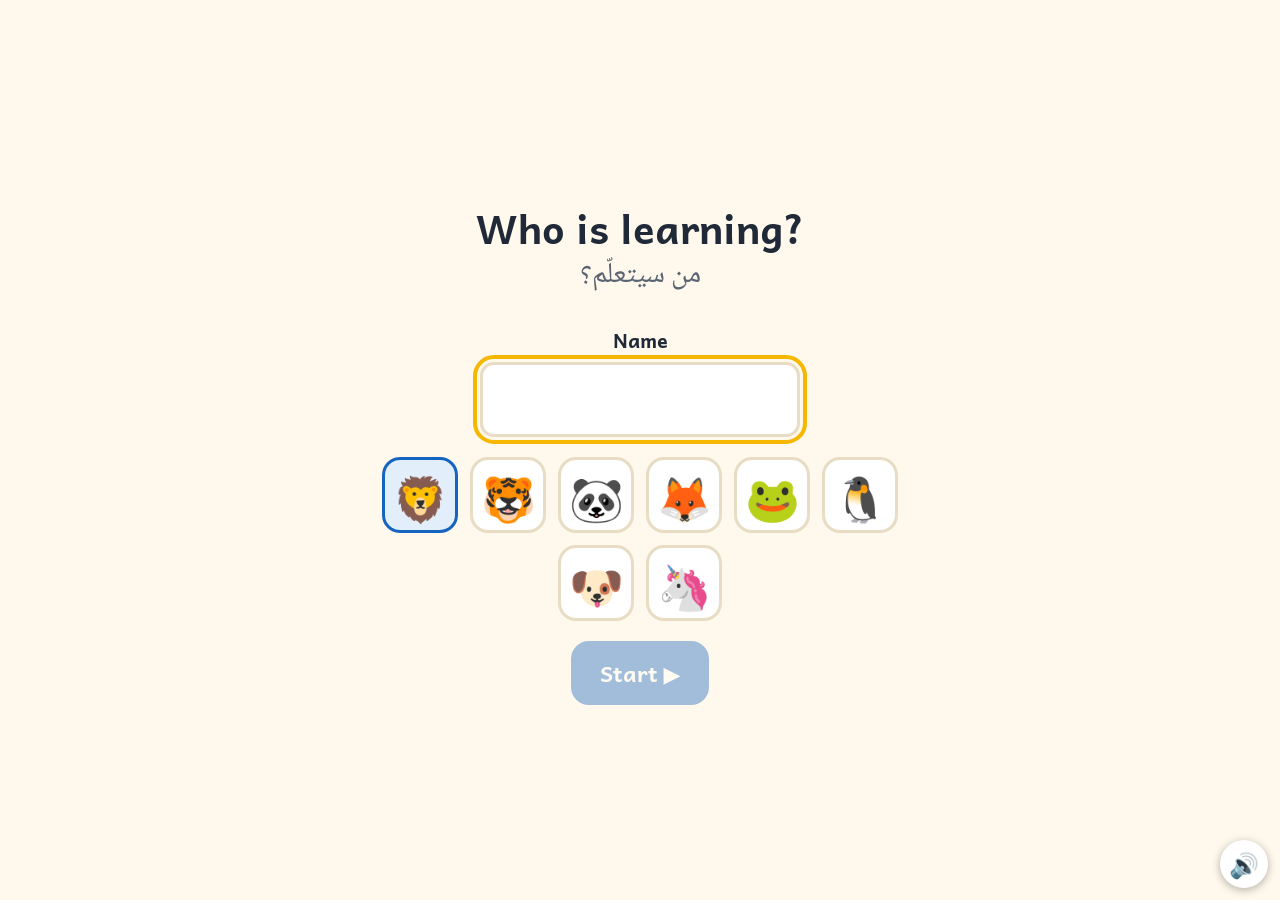
<file: index.html>
<!doctype html>
<html lang="en">
  <head>
    <meta charset="UTF-8" />
    <meta name="viewport" content="width=device-width, initial-scale=1, viewport-fit=cover, user-scalable=no" />
    <meta name="theme-color" content="#1565C0" />
    <meta name="mobile-web-app-capable" content="yes" />
    <link rel="icon" href="/favicon.svg" type="image/svg+xml" />
    <link rel="apple-touch-icon" href="/icon-192.png" />
    <title>Look 1 Practice</title>
    <script src="/voice.js" defer></script>
    <script type="module" crossorigin src="/assets/index-cN7FlXyI.js"></script>
    <link rel="stylesheet" crossorigin href="/assets/index-kgvT4VDA.css">
  <link rel="manifest" href="/manifest.webmanifest"><script src="/sync.js" defer></script></head>
  <body>
    <div id="root"></div>
  </body>
</html>
</file>
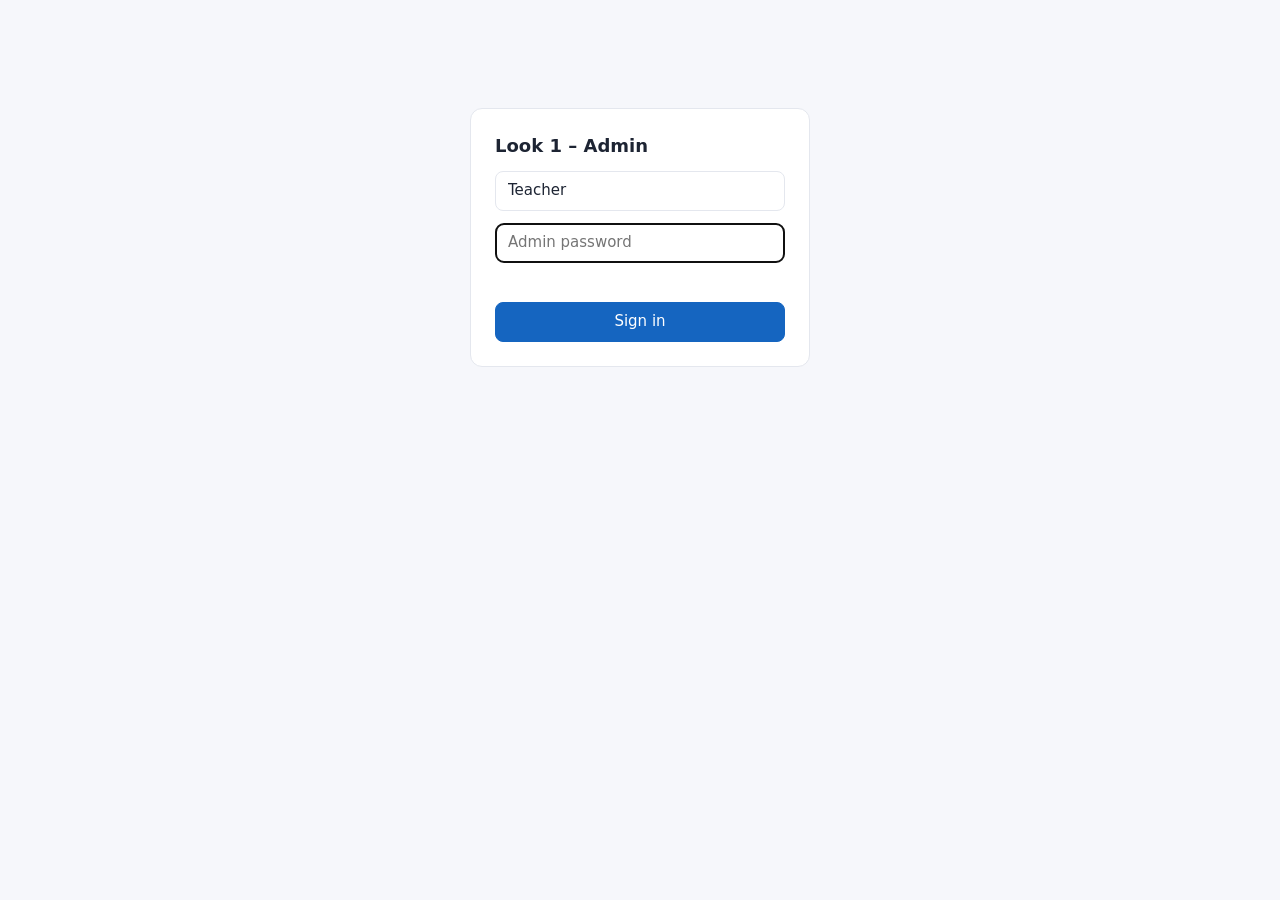
<file: admin.html>
<!doctype html>
<html lang="en">
<head>
<meta charset="UTF-8">
<meta name="viewport" content="width=device-width, initial-scale=1">
<meta name="robots" content="noindex, nofollow">
<title>Look 1 – Admin</title>
<style>
:root{--bg:#f6f7fb;--card:#fff;--ink:#1d2433;--mute:#667085;--line:#e4e7ee;--brand:#1565C0}
@media(prefers-color-scheme:dark){:root{--bg:#10141c;--card:#1a2030;--ink:#e8ecf4;--mute:#97a0b3;--line:#2a3247;--brand:#6aa7ff}}
*{box-sizing:border-box}[hidden]{display:none!important}body{margin:0;font:15px/1.45 system-ui,sans-serif;background:var(--bg);color:var(--ink)}
header{display:flex;gap:12px;align-items:center;justify-content:space-between;padding:14px 20px;background:var(--card);border-bottom:1px solid var(--line);flex-wrap:wrap}
h1{font-size:18px;margin:0}main{max-width:1100px;margin:0 auto;padding:20px}
.stats{display:grid;grid-template-columns:repeat(auto-fit,minmax(150px,1fr));gap:12px;margin-bottom:16px}
.stat{background:var(--card);border:1px solid var(--line);border-radius:10px;padding:12px 14px}.stat b{display:block;font-size:24px}.stat span{color:var(--mute);font-size:13px}
.bar{display:flex;gap:8px;margin-bottom:12px;flex-wrap:wrap}
input,button{font:inherit;padding:8px 12px;border-radius:8px;border:1px solid var(--line);background:var(--card);color:var(--ink)}
input{flex:1;min-width:180px}button{cursor:pointer}button.p{background:var(--brand);border-color:var(--brand);color:#fff}button.d{color:#c62828}
.wrap{background:var(--card);border:1px solid var(--line);border-radius:10px;overflow-x:auto}
table{width:100%;border-collapse:collapse}th,td{padding:10px 12px;text-align:start;border-bottom:1px solid var(--line);white-space:nowrap}
th{color:var(--mute);font-size:12px;text-transform:uppercase;cursor:pointer}tr.r{cursor:pointer}tr.r:hover{background:var(--bg)}
.det{white-space:normal;background:var(--bg)}.det h3{margin:6px 0;font-size:14px}.grid{display:grid;grid-template-columns:repeat(auto-fit,minmax(300px,1fr));gap:16px}
.det table td,.det table th{padding:4px 8px;font-size:13px}.mute{color:var(--mute)}.av{font-size:20px;margin-inline-end:6px}
#login{max-width:340px;margin:12vh auto;background:var(--card);border:1px solid var(--line);border-radius:12px;padding:24px;display:grid;gap:12px}
#err{color:#c62828;min-height:1.2em;font-size:13px}
</style>
</head>
<body>
<div id="login" hidden>
  <h1>Look 1 – Admin</h1>
  <input id="us" placeholder="Username" autocomplete="username" value="Teacher">
  <input id="pw" type="password" placeholder="Admin password" autocomplete="current-password">
  <div id="err"></div>
  <button class="p" id="go">Sign in</button>
</div>
<div id="app" hidden>
  <header><h1>Look 1 – Learner activity</h1>
    <div class="bar" style="margin:0"><button id="ref">Refresh</button><button id="csv">Export CSV</button><button id="out">Sign out</button></div>
  </header>
  <main>
    <div class="stats" id="stats"></div>
    <div class="bar"><input id="q" placeholder="Search by name…"></div>
    <div class="wrap"><table><thead><tr>
      <th data-k="name">Learner</th><th data-k="stars">Stars</th><th data-k="done">Activities done</th><th data-k="acc">Accuracy</th><th data-k="last_sync">Last synced</th><th data-k="first_seen">First seen</th>
    </tr></thead><tbody id="rows"></tbody></table></div>
    <p class="mute" id="empty" hidden>No learners yet. Data appears here after a device opens the app while online.</p>
  </main>
</div>
<script>
const $ = s => document.querySelector(s);
const esc = s => String(s ?? '').replace(/[&<>"']/g, c => ({'&':'&amp;','<':'&lt;','>':'&gt;','"':'&quot;',"'":'&#39;'}[c]));
const fmt = t => t ? new Date(t).toLocaleString([], {dateStyle:'medium', timeStyle:'short'}) : '–';
let T = sessionStorage.getItem('t') || '', U = sessionStorage.getItem('u') || '', rows = [], sort = {k:'last_sync', d:-1}, open = null;
const api = (p, o = {}) => fetch(p, {...o, headers:{authorization:'Bearer ' + T, 'x-admin-user':U}});
const acc = r => (r.correct + r.wrong) ? Math.round(100 * r.correct / (r.correct + r.wrong)) : null;

function show(login){ $('#login').hidden = !login; $('#app').hidden = login; if (login) $('#pw').focus(); }
async function load(){
  try{
    const r = await api('/api/admin/learners');
    if (r.status === 401){ sessionStorage.removeItem('t'); show(true); return false; }
    if (!r.ok) throw new Error((await r.json()).error || r.status);
    rows = (await r.json()).learners; show(false); render(); return true;
  }catch(e){ $('#err').textContent = 'Error: ' + e.message; show(true); return false; }
}
$('#go').onclick = async () => {
  T = $('#pw').value; U = $('#us').value.trim(); $('#err').textContent = '';
  if (await load()) { sessionStorage.setItem('t', T); sessionStorage.setItem('u', U); $('#pw').value = ''; } else if (!$('#err').textContent) $('#err').textContent = 'Wrong username or password';
};
$('#pw').addEventListener('keydown', e => { if (e.key === 'Enter') $('#go').click(); });
$('#ref').onclick = load;
$('#out').onclick = () => { sessionStorage.removeItem('t'); T = ''; show(true); };
$('#q').oninput = render;
document.querySelectorAll('th').forEach(th => th.onclick = () => { const k = th.dataset.k; sort = {k, d: sort.k === k ? -sort.d : -1}; render(); });

function render(){
  const week = Date.now() - 7 * 864e5;
  const tot = rows.reduce((s, r) => s + r.stars, 0);
  $('#stats').innerHTML = [['Learners', rows.length], ['Active last 7 days', rows.filter(r => r.last_sync > week).length], ['Total stars', tot], ['Activities completed', rows.reduce((s, r) => s + r.done, 0)]]
    .map(([l, v]) => `<div class="stat"><b>${v}</b><span>${l}</span></div>`).join('');
  const q = $('#q').value.trim().toLowerCase();
  const list = rows.filter(r => !q || r.name.toLowerCase().includes(q))
    .sort((a, b) => { const x = sort.k === 'acc' ? (acc(a) ?? -1) : a[sort.k], y = sort.k === 'acc' ? (acc(b) ?? -1) : b[sort.k]; return (x > y ? 1 : x < y ? -1 : 0) * sort.d; });
  $('#empty').hidden = list.length > 0;
  $('#rows').innerHTML = list.map(r => {
    const a = acc(r);
    return `<tr class="r" data-id="${esc(r.id)}"><td><span class="av">${esc(r.avatar)}</span>${esc(r.name) || '<i class="mute">unnamed</i>'}</td><td>⭐ ${r.stars}</td><td>${r.done}</td><td>${a === null ? '–' : a + '%'}</td><td>${fmt(r.last_sync)}</td><td>${fmt(r.first_seen)}</td></tr>` +
      (open === r.id ? `<tr><td class="det" colspan="6">${detail(r)}</td></tr>` : '');
  }).join('');
  document.querySelectorAll('tr.r').forEach(tr => tr.onclick = () => { open = open === tr.dataset.id ? null : tr.dataset.id; render(); });
  document.querySelectorAll('[data-del]').forEach(b => b.onclick = async e => {
    e.stopPropagation();
    if (!confirm('Delete this learner’s data from the server? (Their device keeps its own copy, but it will not be synced again.)')) return;
    await api('/api/admin/learners/' + encodeURIComponent(b.dataset.del), {method:'DELETE'}); open = null; load();
  });
}
function detail(r){
  const prog = [...r.progress].sort((a, b) => (a[0] + a[1] + a[2]).localeCompare(b[0] + b[1] + b[2]));
  const hard = r.items.filter(i => i[3] > 0).sort((a, b) => b[3] - a[3]).slice(0, 10);
  return `<div class="grid"><div><h3>Progress by activity</h3><table><tr><th>Unit</th><th>Section</th><th>Activity</th><th>Stars</th><th>Tries</th></tr>` +
    (prog.map(p => `<tr><td>${esc(p[0])}</td><td>${esc(p[1])}</td><td>${esc(p[2])}</td><td>${'⭐'.repeat(p[3]) || '–'}</td><td>${p[4]}</td></tr>`).join('') || '<tr><td colspan="5" class="mute">Nothing completed yet</td></tr>') +
    `</table></div><div><h3>Most-missed items</h3><table><tr><th>Item</th><th>Wrong</th><th>Right</th></tr>` +
    (hard.map(i => `<tr><td>${esc(i[0])}</td><td>${i[3]}</td><td>${i[2]}</td></tr>`).join('') || '<tr><td colspan="3" class="mute">None</td></tr>') +
    `</table><p><button class="d" data-del="${esc(r.id)}">Delete learner data</button></p></div></div>`;
}
$('#csv').onclick = () => {
  const q = v => '"' + String(v ?? '').replace(/"/g, '""') + '"';
  const out = [['name', 'stars', 'activities_done', 'correct', 'wrong', 'accuracy_pct', 'first_seen', 'last_synced'].join(',')]
    .concat(rows.map(r => [r.name, r.stars, r.done, r.correct, r.wrong, acc(r) ?? '', fmt(r.first_seen), fmt(r.last_sync)].map(q).join(',')));
  const a = document.createElement('a');
  a.href = URL.createObjectURL(new Blob(['\ufeff' + out.join('\n')], {type:'text/csv'}));
  a.download = 'look1-learners.csv'; a.click();
};
T ? load() : show(true);
</script>
</body>
</html>
</file>
<file: assets/index-kgvT4VDA.css>
@font-face{font-family:Andika;font-style:normal;font-display:swap;font-weight:400;src:url(/assets/andika-latin-400-normal-BTFTIZb-.woff2)format("woff2"),url(/assets/andika-latin-400-normal-BK42By1L.woff)format("woff")}@font-face{font-family:Andika;font-style:normal;font-display:swap;font-weight:700;src:url(/assets/andika-latin-700-normal-Dk95f5lc.woff2)format("woff2"),url(/assets/andika-latin-700-normal-CAUSQC6x.woff)format("woff")}@font-face{font-family:Noto Naskh Arabic;font-style:normal;font-display:swap;font-weight:400;src:url(/assets/noto-naskh-arabic-arabic-400-normal-U_i0HMfG.woff2)format("woff2"),url(/assets/noto-naskh-arabic-arabic-400-normal-1AoZhAAW.woff)format("woff")}@font-face{font-family:Noto Naskh Arabic;font-style:normal;font-display:swap;font-weight:700;src:url(/assets/noto-naskh-arabic-arabic-700-normal-BdBAMxnO.woff2)format("woff2"),url(/assets/noto-naskh-arabic-arabic-700-normal-fm10sHOa.woff)format("woff")}:root{--bg:#fff8ec;--ink:#1f2937;--muted:#5b6472;--card:#fff;--line:#e8dcc4;--good:#1b7f45;--good-bg:#dff5e7;--try:#8a4b00;--try-bg:#ffe9c2;--star:#f5b700;--c:#1565c0;--tint:#e3eefb;--r:20px;--shadow:0 4px 0 #1f29371f, 0 8px 18px #1f293714;color:var(--ink);font-family:Andika,system-ui,sans-serif}*{box-sizing:border-box;-webkit-tap-highlight-color:transparent}html,body,#root{background:var(--bg);height:100%;margin:0}body{overscroll-behavior:none;-webkit-user-select:none;user-select:none}button{font:inherit;color:inherit;cursor:pointer;touch-action:manipulation;background:0 0;border:0}button:disabled{cursor:default}:focus-visible{outline-offset:3px;outline:4px solid #f5b700}.sec-vocabulary{--c:#1565c0;--tint:#e3eefb}.sec-phonics{--c:#b94e00;--tint:#fdebdd}.sec-grammar{--c:#1b7f45;--tint:#dff5e7}.sec-writing{--c:#6a3db8;--tint:#eee5fa}.screen{min-height:100%;padding:max(16px, env(safe-area-inset-top)) max(24px, env(safe-area-inset-right)) max(16px, env(safe-area-inset-bottom)) max(24px, env(safe-area-inset-left));flex-direction:column;gap:16px;max-width:1180px;margin:0 auto;display:flex}.loading{justify-content:center;align-items:center;font-size:48px}.bil{flex-direction:column;align-items:center;line-height:1.2;display:inline-flex}.bil .ar{color:var(--muted);font-family:Noto Naskh Arabic,serif;font-size:.72em;font-weight:400;line-height:1.7}.btn .bil .ar,.tile-sec .bil .ar{color:inherit;opacity:.9}.ar-secondary{color:var(--muted);font-family:Noto Naskh Arabic,serif;font-size:26px}.row{flex-wrap:wrap;justify-content:center;align-items:center;gap:16px;display:flex}.tag{background:var(--tint);color:var(--c);border-radius:999px;padding:4px 12px;font-size:14px;font-weight:700}.tag.page{color:var(--muted);background:#f1ece0;font-weight:400}.tag.reading{color:#8a3b00;background:#fdebdd}.btn{border:3px solid var(--c);min-width:64px;min-height:64px;color:var(--c);box-shadow:var(--shadow);background:#fff;border-radius:18px;justify-content:center;align-items:center;gap:8px;padding:10px 26px;font-size:22px;font-weight:700;display:inline-flex}.btn.primary{background:var(--c);color:#fff}.btn.round{border-radius:50%;width:64px;padding:0}.btn.xl{min-height:80px;padding:14px 40px;font-size:28px}.btn:disabled{opacity:.4;box-shadow:none}.btn:active:not(:disabled){transform:translateY(2px)}.stars-chip{color:#7a5600;background:#fff1bf;border-radius:999px;padding:8px 18px;font-size:22px;font-weight:700}.stars-chip.big{font-size:28px}.topbar{grid-template-columns:80px 1fr auto;align-items:center;gap:12px;display:grid}.topbar h1{text-align:center;color:var(--c);margin:0;font-size:30px}.topbar .right{justify-content:flex-end;align-items:center;gap:10px;display:flex}.topbar .spacer{width:64px}.profiles{text-align:center;justify-content:center;align-items:center}.profiles h1{margin:0 0 8px;font-size:40px}.profile-grid{flex-wrap:wrap;justify-content:center;gap:20px;display:flex}.profile-card{border-radius:var(--r);width:180px;box-shadow:var(--shadow);border:3px solid var(--line);background:#fff;flex-direction:column;align-items:center;gap:8px;padding:20px;display:flex}.avatar{font-size:72px;line-height:1}.avatar.sm{font-size:44px}.pname{font-size:22px;font-weight:700}.new-profile{flex-direction:column;align-items:center;gap:20px;display:flex}.field{flex-direction:column;gap:6px;font-size:20px;font-weight:700;display:flex}.field input{font:inherit;border:3px solid var(--line);text-align:center;-webkit-user-select:text;user-select:text;border-radius:14px;width:320px;padding:12px 16px;font-size:28px}.avatar-pick{flex-wrap:wrap;justify-content:center;gap:12px;max-width:520px;display:flex}.avatar-opt{border:3px solid var(--line);background:#fff;border-radius:18px;width:76px;height:76px;font-size:44px}.avatar-opt.sel{border-color:var(--c);background:var(--tint)}.home-top{justify-content:space-between;align-items:center;display:flex}.me{box-shadow:var(--shadow);background:#fff;border-radius:999px;align-items:center;gap:12px;padding:8px 20px 8px 10px;display:flex}.unit-cards{flex:1;grid-template-columns:repeat(4,1fr);align-content:center;gap:18px;display:grid}.unit-card{box-shadow:var(--shadow);border:3px solid var(--line);background:#fff;border-radius:24px;flex-direction:column;justify-content:center;align-items:center;gap:8px;min-height:280px;padding:16px;display:flex}.unit-card:not(.locked){border-color:var(--c)}.unit-card.locked{opacity:.62}.unit-num{color:var(--c);font-size:20px;font-weight:700}.unit-title{text-align:center;font-size:22px;font-weight:700}.unit-prog{align-items:center;gap:8px;font-weight:700;display:flex}.soon{color:var(--muted);align-items:center;gap:8px;font-size:18px;display:inline-flex}.btn.xl small{opacity:.85;font-size:18px}.ring{flex:none;position:relative}.ring svg{display:block}.ring-bg{fill:none;stroke:#e9e2d0;stroke-width:8px}.ring-fg{fill:none;stroke:var(--c);stroke-width:8px;stroke-linecap:round;transition:stroke-dasharray .5s}.ring-in{place-items:center;display:grid;position:absolute;inset:0}.tiles{flex:1;grid-template-columns:repeat(2,1fr);align-content:center;gap:22px;display:grid}.tile-sec{background:var(--c);color:#fff;box-shadow:var(--shadow);border-radius:28px;flex-direction:column;justify-content:center;align-items:center;gap:10px;min-height:230px;padding:18px;display:flex}.tile-sec .ring{background:#fff;border-radius:50%}.tile-sec .sec-name{font-size:34px}.tile-sec .sec-name .en{font-weight:700}.tile-sec .sec-sub{opacity:.9;font-size:15px}.sec-icon{font-size:48px}.activity-list{flex-direction:column;align-items:stretch;gap:18px;width:100%;max-width:720px;margin:20px auto;display:flex}.activity-btn{border:4px solid var(--c);box-shadow:var(--shadow);text-align:left;background:#fff;border-radius:24px;grid-template-columns:52px 64px 1fr auto;align-items:center;gap:14px;min-height:100px;padding:14px 22px;font-size:26px;font-weight:700;display:grid}.activity-btn .bil{align-items:flex-start}.step{background:var(--c);color:#fff;border-radius:50%;place-items:center;width:44px;height:44px;font-size:22px;display:grid}.a-icon{font-size:42px}.a-status{color:var(--good);font-size:20px}.starrow span{color:#d9cfb8;font-size:24px}.starrow span.on{color:var(--star)}.activity-body{flex-direction:column;flex:1;display:flex}.instruction{text-align:center;color:var(--c);margin:0;font-size:26px;font-weight:700}.nav-row{justify-content:space-between;align-items:center;margin-top:auto;padding-top:12px;display:flex}.count{color:var(--muted);font-size:22px}.vocab-card,.phonics-card,.grammar-card{flex-direction:column;flex:1;display:flex}.vc-body,.pc-body,.gc-body{box-shadow:var(--shadow);border:4px solid var(--tint);background:#fff;border-radius:28px;flex-direction:column;flex:1;justify-content:center;align-items:center;gap:8px;padding:16px;display:flex}.vc-word{letter-spacing:2px;border-radius:20px;min-height:100px;padding:0 24px;font-size:84px;font-weight:700}.vc-word span{transition:color .15s,transform .15s;display:inline-block}.vc-word .lit{color:var(--c);transform:scale(1.25)}.big-letters{color:var(--c);gap:28px;font-size:130px;font-weight:700;line-height:1;display:flex}.keyword{font-size:64px;font-weight:700}.keyword .first{color:#c62828}.bubble{background:var(--tint);border-radius:28px;padding:10px 28px;font-size:38px;font-weight:700}.bubble.a{border:4px solid var(--c);background:#fff}.bubble .pattern{color:var(--c)}.pairmatch{flex-direction:column;flex:1;justify-content:center;gap:16px;display:flex}.pm-row{flex-wrap:wrap;justify-content:center;gap:18px;display:flex}.pm-card{border:4px solid var(--line);box-shadow:var(--shadow);background:#fff;border-radius:22px;place-items:center;min-width:170px;min-height:140px;padding:10px 18px;font-size:36px;font-weight:700;display:grid}.pm-card.word{min-height:90px}.pm-card.sel{border-color:var(--c);background:var(--tint);transform:translateY(-4px)}.pm-card.ok{border-color:var(--good);background:var(--good-bg);opacity:.8}.letter-big{color:var(--c);font-size:64px;font-weight:700}.progress-dots{justify-content:center;gap:8px;margin:0;display:flex}.progress-dots i{background:#e0d6bd;border-radius:50%;width:14px;height:14px}.progress-dots i.on{background:var(--c)}.feedback{text-align:center;border-radius:16px;justify-content:center;align-items:center;min-height:64px;padding:6px 16px;font-size:26px;font-weight:700;display:flex}.feedback.good{background:var(--good-bg);color:var(--good)}.feedback.try{background:var(--try-bg);color:var(--try)}.feedback .ar{color:inherit}.missing{flex-direction:column;flex:1;justify-content:center;align-items:center;gap:12px;display:flex}.word-blank{align-items:center;font-size:96px;font-weight:700;display:flex}.slot{border:4px dashed var(--c);width:100px;height:112px;color:var(--c);border-radius:18px;place-items:center;margin-right:6px;display:inline-grid}.slot.filled{background:var(--good-bg);color:var(--good);border-style:solid}.choices{gap:28px;display:flex}.btn.choice{min-width:130px;min-height:120px;font-size:64px}.builder{flex-direction:column;flex:1;justify-content:center;align-items:center;gap:14px;display:flex}.b-scene{align-items:center;gap:18px;display:flex}.answer-row,.pool-row{flex-wrap:wrap;justify-content:center;align-items:center;gap:12px;min-height:84px;display:flex}.answer-row{border-bottom:5px solid var(--c);background:var(--tint);border-radius:18px 18px 0 0;min-width:560px;padding:6px 16px}.placeholder{color:var(--muted);font-size:40px}.tile{border:4px solid var(--c);min-height:72px;box-shadow:var(--shadow);color:var(--ink);background:#fff;border-radius:18px;padding:10px 28px;font-size:38px;font-weight:700}.tile.placed{background:var(--c);color:#fff}.hint{color:var(--muted);margin:0;font-size:26px}.trace{flex-direction:column;flex:1;align-items:center;gap:10px;display:flex}.trace-svg{aspect-ratio:700/540;width:auto;max-width:100%;height:clamp(280px,100dvh - 330px,620px);box-shadow:var(--shadow);border:4px solid var(--tint);cursor:crosshair;background:#fff;border-radius:24px}.g-top,.g-mid{stroke:#7fd0f5;stroke-width:3px}.g-mid{stroke-dasharray:14 10}.g-base{stroke:#e6007e;stroke-width:4px}.desc-zone{fill:#e6007e;opacity:.05}.ghost{fill:none;stroke:#8a8f98;stroke-width:9px;stroke-linecap:round;stroke-dasharray:1 16;opacity:.55}.ghost.now{stroke:#e8710a;opacity:1;stroke-width:11px}.ghost.done{stroke-dasharray:none;stroke-width:18px;opacity:.9;stroke-linejoin:round}.trail{fill:none;stroke:var(--c);stroke-width:18px;stroke-linecap:round;stroke-linejoin:round;opacity:.85}.demo{fill:none;stroke:var(--c);stroke-width:18px;stroke-linecap:round;stroke-dasharray:1;stroke-dashoffset:1px;animation:1.4s forwards draw}.start-dot{fill:#e8710a;stroke:#fff;stroke-width:4px;transform-box:fill-box;transform-origin:50%;animation:1.2s ease-in-out infinite pulse}.start-num{fill:#fff;text-anchor:middle;pointer-events:none;font-size:22px;font-weight:700}.later-num{fill:#8a8f98;font-size:26px;font-weight:700}.arrow{fill:#e8710a}@keyframes draw{to{stroke-dashoffset:0}}@keyframes pulse{50%{transform:scale(1.25)}}@keyframes shake{25%{transform:translate(-8px)}75%{transform:translate(8px)}}.shake{animation:.4s shake}@keyframes pop{0%{opacity:0;transform:scale(.4)}70%{transform:scale(1.2)}to{opacity:1;transform:scale(1)}}.result{z-index:10;background:#1f293773;place-items:center;display:grid;position:fixed;inset:0}.result-card{text-align:center;box-shadow:var(--shadow);background:#fff;border-radius:32px;flex-direction:column;align-items:center;gap:14px;padding:32px 48px;animation:.4s pop;display:flex}.result-card h2{color:var(--good);margin:0;font-size:40px}.big-stars .starrow span{font-size:80px}@media (width<=820px){.unit-cards{grid-template-columns:repeat(2,1fr)}.tiles{grid-template-columns:1fr}.answer-row{width:100%;min-width:0}.vc-word{font-size:60px}}@media (prefers-reduced-motion:reduce){*,:before,:after{transition:none!important;animation-duration:.01ms!important;animation-iteration-count:1!important}}.tools{flex-wrap:nowrap;width:100%}.tools .feedback{min-width:360px}
</file>
